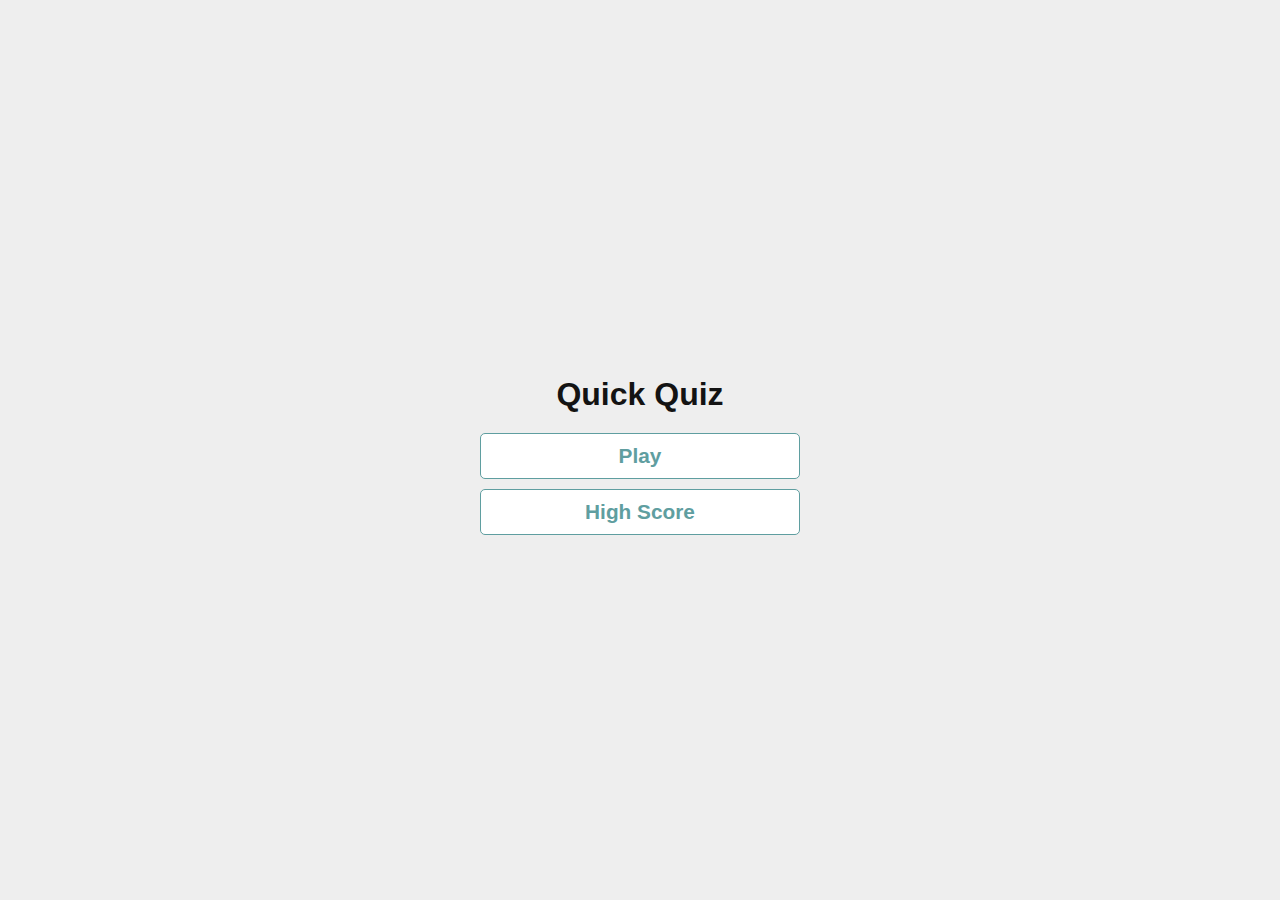
<file: index.html>
<!DOCTYPE html>
<html lang="en">
  <head>
    <meta charset="UTF-8" />
    <meta name="viewport" content="width=device-width, initial-scale=1.0" />
    <link rel="stylesheet" href="css/styles.css" />
    <title>Quiz App with HTML, CSS, and JavaScript</title>
  </head>
  <body>
    <div class="container">
      <div id="home">
        <div class="quiz-heading">
          <h1>Quick Quiz</h1>
        </div>
        <div class="pages">
          <a href="play.html" class="btn">Play</a>
          <a href="score.html" class="btn">High Score</a>
        </div>
      </div>
    </div>
    <script src="js/main.js"></script>
  </body>
</html>
</file>
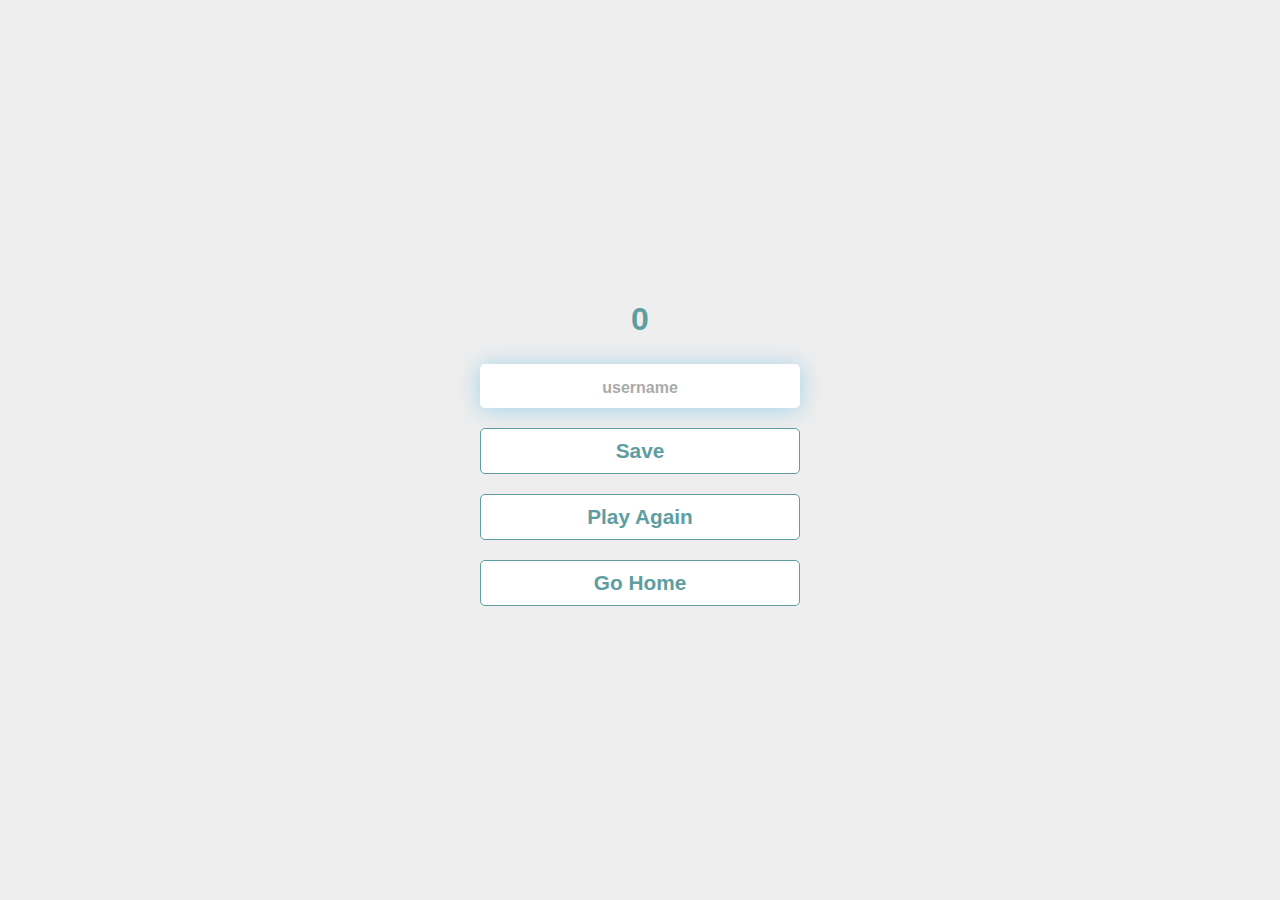
<file: end.html>
<!DOCTYPE html>
<html lang="en">
  <head>
    <meta charset="UTF-8" />
    <meta name="viewport" content="width=device-width, initial-scale=1.0" />
    <link rel="stylesheet" href="css/styles.css" />
    <title>End - Congratulation</title>
  </head>
  <body>
    <div class="container">
      <div id="end-page">
        <h id="final-score">0</h>
        <form>
          <input type="text" name="" id="user-name" placeholder="username" />
          <button type="submit" class="btn" id="save-score" disabled>
            Save
          </button>
        </form>
        <a href="play.html" class="btn">Play Again</a>
        <a href="index.html" class="btn">Go Home</a>
      </div>
    </div>
    <script src="js/main.js"></script>
  </body>
</html>
</file>
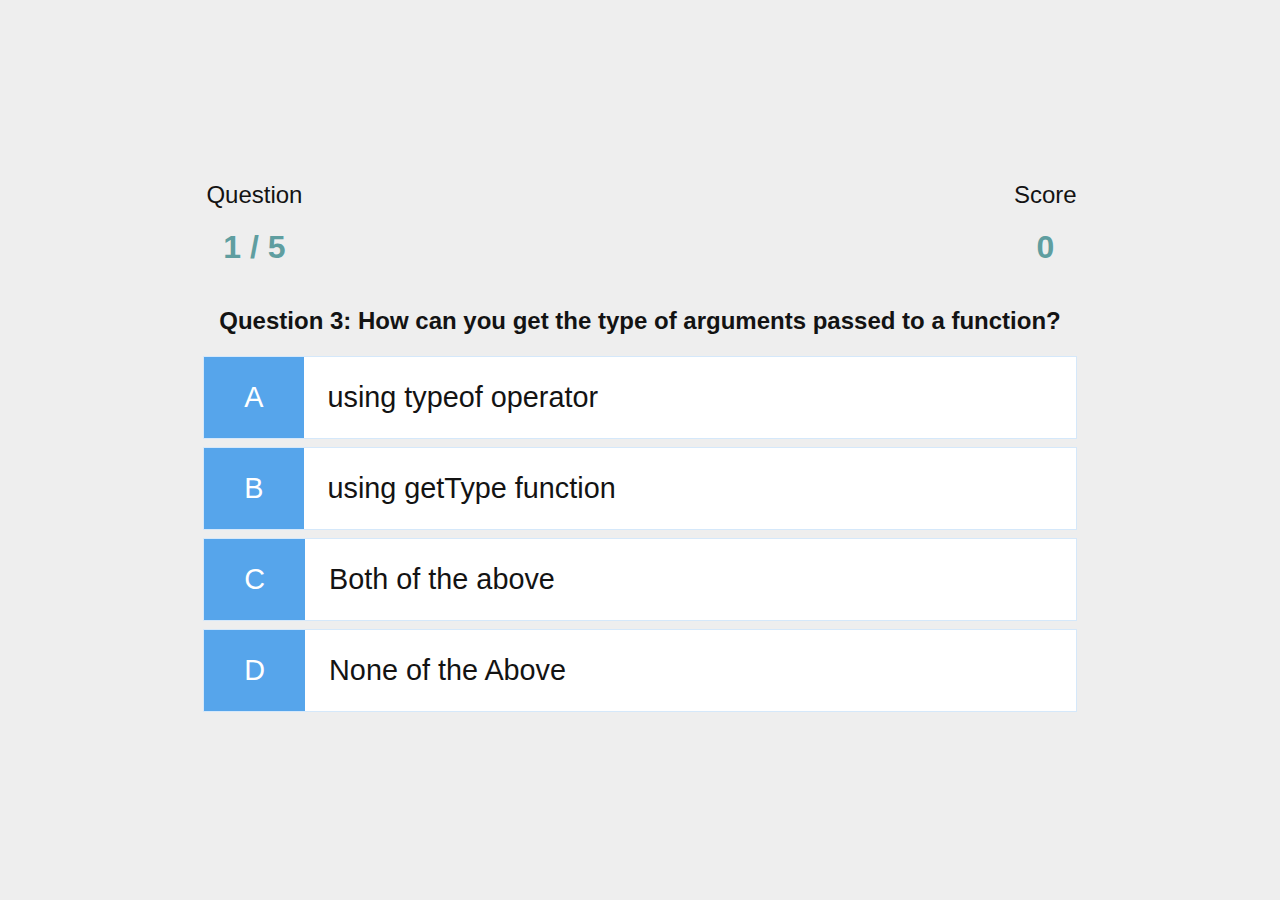
<file: play.html>
<!DOCTYPE html>
<html lang="en">
  <head>
    <meta charset="UTF-8" />
    <meta name="viewport" content="width=device-width, initial-scale=1.0" />
    <link rel="stylesheet" href="css/styles.css" />
    <title>Quick Quiz - Play</title>
  </head>
  <body>
    <div class="container">
      <div id="play">
        <div id="hud">
          <div id="item-hud">
            <p class="prefix-hud">Question</p>
            <h1 class="text-main-hud" id="question-counter-text">1/3</h1>
          </div>
          <div id="item-hud">
            <p class="prefix-hud">Score</p>
            <h1 class="text-main-hud" id="score">0</h1>
          </div>
        </div>
        <h2 id="question">What is the answer to this question?</h2>
        <div class="choice-container">
          <p class="choice-prefix">A</p>
          <p class="choice-text" data-number="1">Choice 1</p>
        </div>
        <div class="choice-container">
          <p class="choice-prefix">B</p>
          <p class="choice-text" data-number="2">Choice 2</p>
        </div>
        <div class="choice-container">
          <p class="choice-prefix">C</p>
          <p class="choice-text" data-number="3">Choice 3</p>
        </div>
        <div class="choice-container">
          <p class="choice-prefix">D</p>
          <p class="choice-text" data-number="4">Choice 4</p>
        </div>
      </div>
    </div>
    <script src="js/main.js"></script>
  </body>
</html>
</file>
<file: css/styles.css>
* {
  margin: 0;
  padding: 0;
  box-sizing: border-box;
}
body {
  font-family: Verdana, Geneva, Tahoma, sans-serif;
  background-color: #eeeeee;
  color: #131313;
}
/* Utility Classes */
a {
  text-decoration: none;
  color: #131313;
  cursor: pointer;
}
a:hover {
  color: blue;
}
.btn,
form input {
  width: 20rem;
  background-color: #ffffff;
  padding: 10px;
  margin: 10px;
  display: block;
  text-align: center;
  border: 1px solid cadetblue;
  border-radius: 5px;
  color: cadetblue;
  font-size: 1.3rem;
  font-weight: bold;
}
.btn:hover {
  background-color: cadetblue;
  color: tomato;
  box-shadow: 0 0.5rem 1.5rem 0 rgba(86, 185, 235, 0.5);
  cursor: pointer;
}
.btn[disabled]:hover {
  cursor: not-allowed;
  box-shadow: none;
  transform: none;
}
h1 {
  margin: 10px;
  padding: 10px;
}
/* Container */
.container {
  width: 100vw;
  height: 100vh;
  display: flex;
  align-items: center;
  justify-content: center;
  max-width: 80%;
  margin: auto;
  padding: 2rem;
}
/* Home page */
#home {
  text-align: center;
}
/* Play page */
/* Question */
#question {
  margin: 5px 0;
  padding: 1rem;
}
/* choice-container */
.choice-container {
  display: flex;
  margin-bottom: 0.5rem;
  width: 100%;
  font-size: 1.8rem;
  border: 0.1rem solid rgba(86, 165, 235, 0.25);
  background-color: #ffffff;
}
.choice-container:hover {
  cursor: pointer;
  background-color: cadetblue;
  color: tomato;
  box-shadow: 0 0.5rem 1.5rem 0 rgba(86, 185, 235, 0.5);
}
/* choice-prefix */
.choice-prefix {
  padding: 1.5rem 2.5rem;
  background-color: #56a5eb;
  color: #ffffff;
}
/* choice-text */
.choice-text {
  padding: 1.5rem;
  width: 100%;
}
/* correct class */
.correct {
  background-color: #28a745;
}
/* incorrect class */
.incorrect {
  background-color: #dc3545;
}
/* hud */
#hud {
  display: flex;
  justify-content: space-between;
}
.prefix-hud {
  text-align: center;
  font-size: 1.5rem;
}
.text-main-hud {
  text-align: center;
  color: cadetblue;
}
/* end page */
#end-page {
  display: flex;
  flex-direction: column;
  align-items: center;
  justify-content: center;
}
/* form */
form {
  width: 100%;
  display: flex;
  flex-direction: column;
}
form input {
  border: none;
  border-radius: 5px;
  box-shadow: 0 0.1rem 1.4rem 0 rgba(86, 185, 235, 0.5);
}
#final-score {
  color: cadetblue;
  font-size: 2rem;
  padding: 1rem;
  font-weight: bold;
}
input::placeholder {
  color: #aaaaaa;
  font-size: 1rem;
}
</file>
